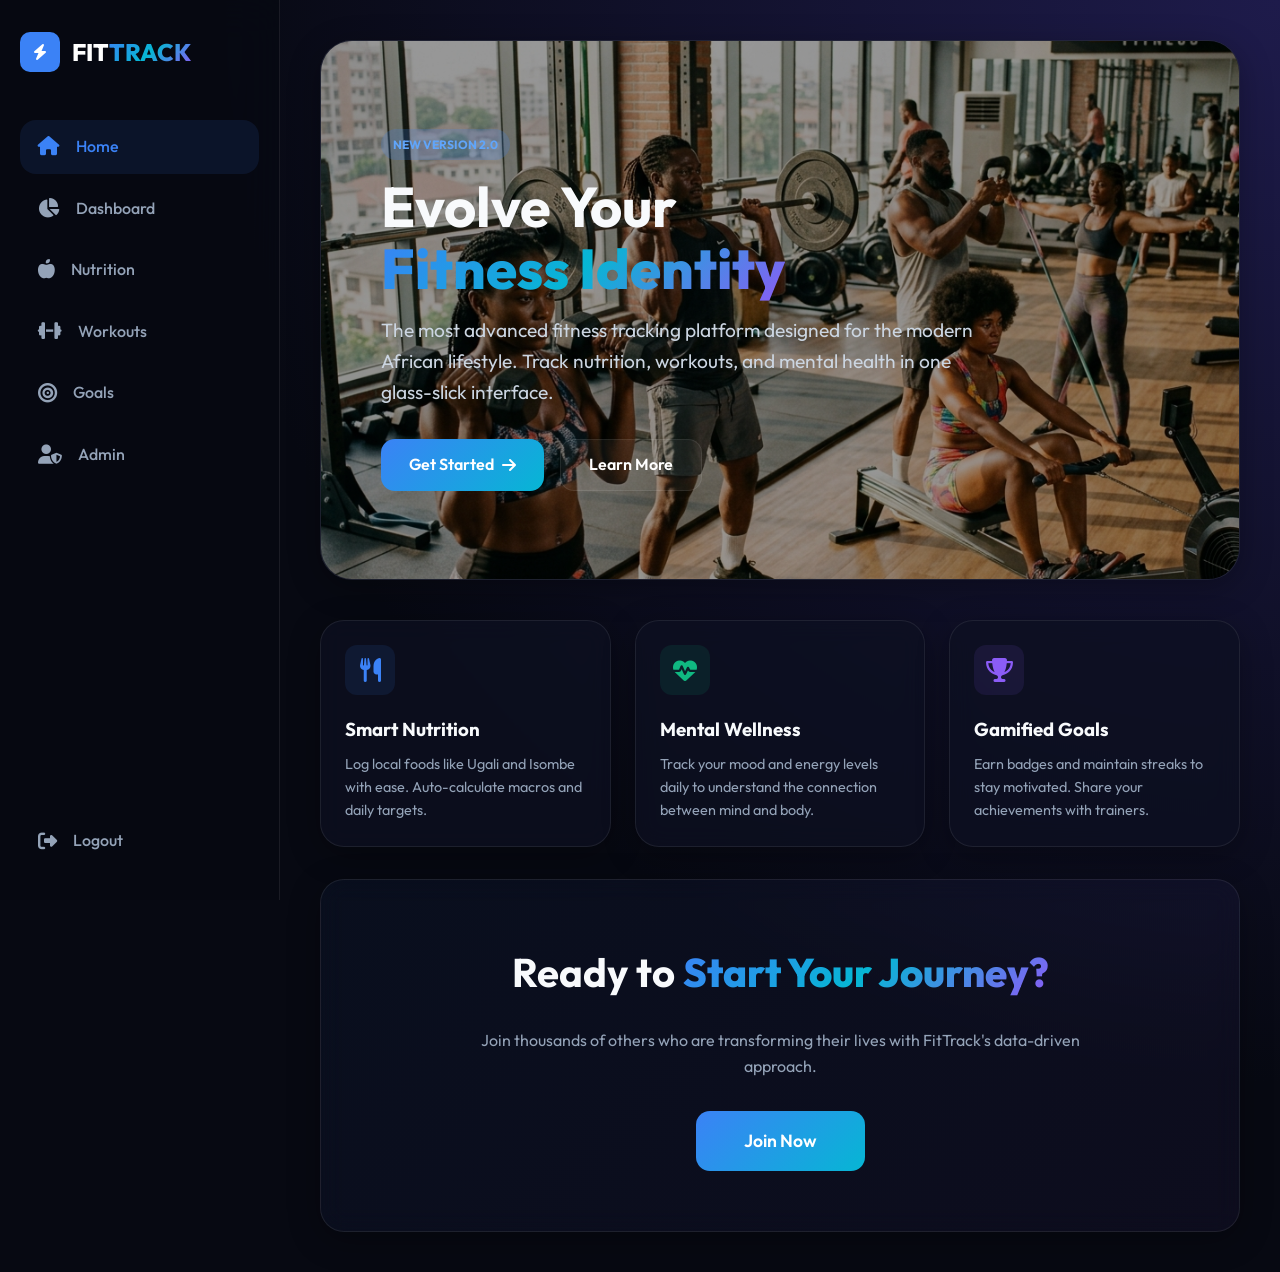
<file: frontend/index.html>
<!DOCTYPE html>
<html lang="en">
<head>
    <meta charset="UTF-8">
    <meta name="viewport" content="width=device-width, initial-scale=1.0">
    <title>FitTrack | Premium Fitness Evolution</title>
    <link rel="stylesheet" href="css/main.css">
    <link rel="stylesheet" href="https://cdnjs.cloudflare.com/ajax/libs/font-awesome/6.4.0/css/all.min.css">
</head>
<body>
    <div class="app-container">
        <!-- Sidebar -->
        <aside class="sidebar">
            <div class="logo">
                <a href="index.html" style="text-decoration: none; display: flex; align-items: center; gap: 12px;">
                    <div style="width: 40px; height: 40px; background: var(--accent-primary); border-radius: 10px; display: flex; align-items: center; justify-content: center; color: white;">
                        <i class="fas fa-bolt"></i>
                    </div>
                    <span style="font-size: 1.5rem; font-weight: 800; color: white;">FIT<span class="gradient-text">TRACK</span></span>
                </a>
            </div>

            <nav class="nav-links">
                <div class="nav-item"><a href="index.html" class="nav-link active"><i class="fas fa-house"></i> <span>Home</span></a></div>
                <div class="nav-item"><a href="dashboard.html" class="nav-link"><i class="fas fa-chart-pie"></i> <span>Dashboard</span></a></div>
                <div class="nav-item"><a href="nutrition.html" class="nav-link"><i class="fas fa-apple-whole"></i> <span>Nutrition</span></a></div>
                <div class="nav-item"><a href="workouts.html" class="nav-link"><i class="fas fa-dumbbell"></i> <span>Workouts</span></a></div>
                <div class="nav-item"><a href="goals.html" class="nav-link"><i class="fas fa-bullseye"></i> <span>Goals</span></a></div>
                <div class="nav-item"><a href="admin.html" class="nav-link"><i class="fas fa-user-shield"></i> <span>Admin</span></a></div>
            </nav>

            <div style="margin-top: auto;">
                <a href="#" class="nav-link"><i class="fas fa-right-from-bracket"></i> <span>Logout</span></a>
            </div>
        </aside>

        <!-- Main Content -->
        <main class="main-content">
            <!-- Hero Section -->
            <section class="hero-section glass-card">
                <img src="images/african_fitness_hero_1776553759606.png" alt="Fitness" class="hero-img">
                <div class="hero-content">
                    <span class="status-pill status-pill-primary" style="background: rgba(59, 130, 246, 0.2); color: #60a5fa; margin-bottom: 16px; display: inline-block;">NEW VERSION 2.0</span>
                    <h1>Evolve Your <br><span class="gradient-text">Fitness Identity</span></h1>
                    <p style="font-size: 1.2rem; color: #cbd5e1; margin-bottom: 32px;">The most advanced fitness tracking platform designed for the modern African lifestyle. Track nutrition, workouts, and mental health in one glass-slick interface.</p>
                    <div style="display: flex; gap: 16px;">
                        <a href="dashboard.html" class="btn-premium">Get Started <i class="fas fa-arrow-right"></i></a>
                        <a href="#" class="btn-premium" style="background: rgba(255,255,255,0.05); border: 1px solid var(--glass-border);">Learn More</a>
                    </div>
                </div>
            </section>

            <!-- Features Grid -->
            <div class="stats-grid">
                <div class="glass-card stat-item">
                    <div style="width: 50px; height: 50px; border-radius: 12px; background: rgba(59, 130, 246, 0.1); display: flex; align-items: center; justify-content: center; color: var(--accent-primary); font-size: 1.5rem; margin-bottom: 12px;">
                        <i class="fas fa-utensils"></i>
                    </div>
                    <h3>Smart Nutrition</h3>
                    <p style="color: var(--text-muted); font-size: 0.9rem;">Log local foods like Ugali and Isombe with ease. Auto-calculate macros and daily targets.</p>
                </div>
                <div class="glass-card stat-item">
                    <div style="width: 50px; height: 50px; border-radius: 12px; background: rgba(16, 185, 129, 0.1); display: flex; align-items: center; justify-content: center; color: var(--success); font-size: 1.5rem; margin-bottom: 12px;">
                        <i class="fas fa-heartbeat"></i>
                    </div>
                    <h3>Mental Wellness</h3>
                    <p style="color: var(--text-muted); font-size: 0.9rem;">Track your mood and energy levels daily to understand the connection between mind and body.</p>
                </div>
                <div class="glass-card stat-item">
                    <div style="width: 50px; height: 50px; border-radius: 12px; background: rgba(139, 92, 246, 0.1); display: flex; align-items: center; justify-content: center; color: var(--accent-vibrant); font-size: 1.5rem; margin-bottom: 12px;">
                        <i class="fas fa-trophy"></i>
                    </div>
                    <h3>Gamified Goals</h3>
                    <p style="color: var(--text-muted); font-size: 0.9rem;">Earn badges and maintain streaks to stay motivated. Share your achievements with trainers.</p>
                </div>
            </div>

            <!-- CTA Section -->
            <div class="glass-card" style="text-align: center; padding: 60px; background: linear-gradient(135deg, rgba(59, 130, 246, 0.05), rgba(139, 92, 246, 0.05));">
                <h2 style="font-size: 2.5rem; margin-bottom: 24px;">Ready to <span class="gradient-text">Start Your Journey?</span></h2>
                <p style="color: var(--text-muted); margin-bottom: 32px; max-width: 600px; margin-inline: auto;">Join thousands of others who are transforming their lives with FitTrack's data-driven approach.</p>
                <a href="dashboard.html" class="btn-premium" style="padding: 16px 48px; font-size: 1.1rem;">Join Now</a>
            </div>
        </main>
    </div>
</body>
</html>
</file>
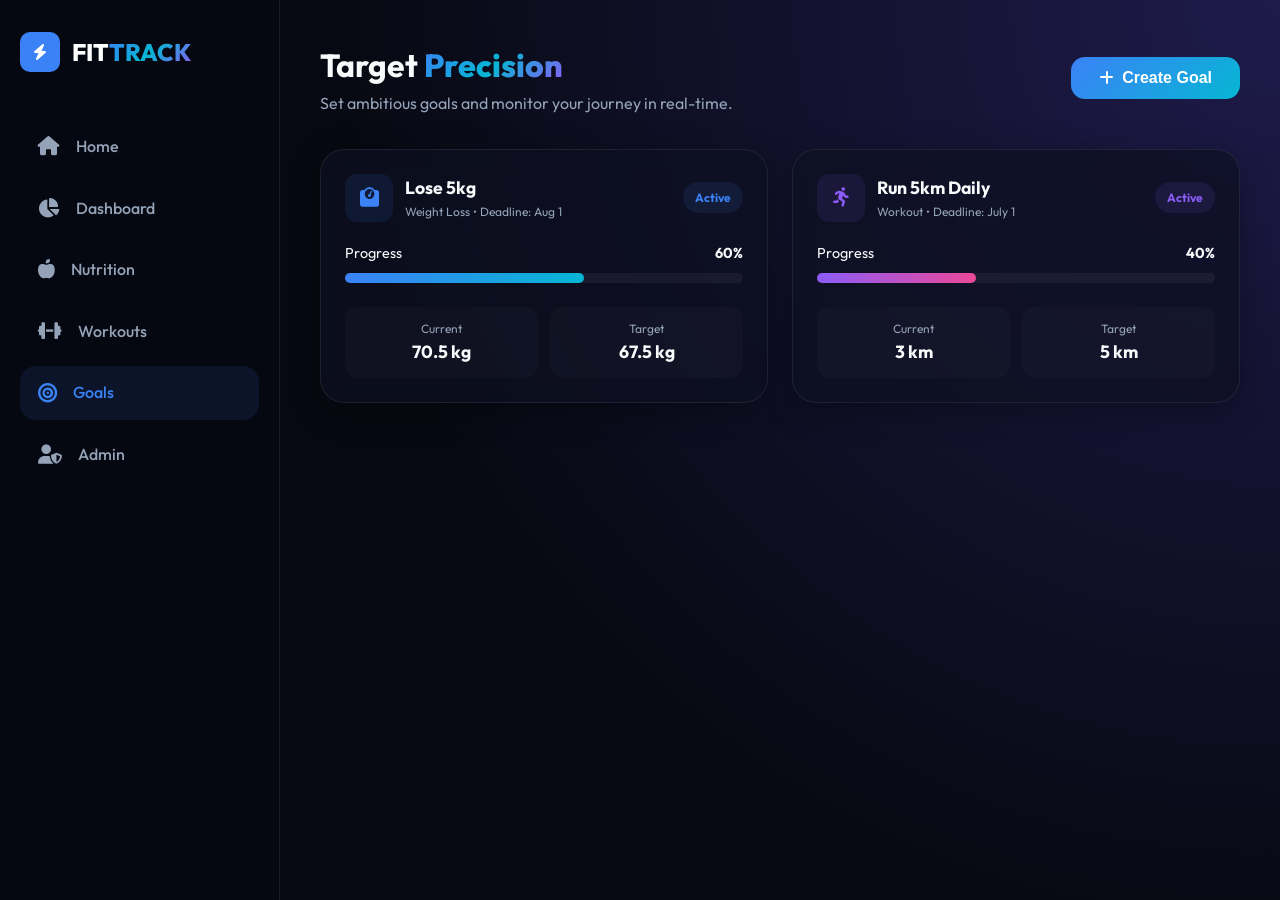
<file: frontend/goals.html>
<!DOCTYPE html>
<html lang="en">
<head>
    <meta charset="UTF-8">
    <meta name="viewport" content="width=device-width, initial-scale=1.0">
    <title>Goals | FitTrack Premium</title>
    <link rel="stylesheet" href="css/main.css">
    <link rel="stylesheet" href="https://cdnjs.cloudflare.com/ajax/libs/font-awesome/6.4.0/css/all.min.css">
</head>
<body>
    <div class="app-container">
        <!-- Sidebar -->
        <aside class="sidebar">
            <div class="logo">
                <a href="index.html" style="text-decoration: none; display: flex; align-items: center; gap: 12px;">
                    <div style="width: 40px; height: 40px; background: var(--accent-primary); border-radius: 10px; display: flex; align-items: center; justify-content: center; color: white;">
                        <i class="fas fa-bolt"></i>
                    </div>
                    <span style="font-size: 1.5rem; font-weight: 800; color: white;">FIT<span class="gradient-text">TRACK</span></span>
                </a>
            </div>

            <nav class="nav-links">
                <div class="nav-item"><a href="index.html" class="nav-link"><i class="fas fa-house"></i> <span>Home</span></a></div>
                <div class="nav-item"><a href="dashboard.html" class="nav-link"><i class="fas fa-chart-pie"></i> <span>Dashboard</span></a></div>
                <div class="nav-item"><a href="nutrition.html" class="nav-link"><i class="fas fa-apple-whole"></i> <span>Nutrition</span></a></div>
                <div class="nav-item"><a href="workouts.html" class="nav-link"><i class="fas fa-dumbbell"></i> <span>Workouts</span></a></div>
                <div class="nav-item"><a href="goals.html" class="nav-link active"><i class="fas fa-bullseye"></i> <span>Goals</span></a></div>
                <div class="nav-item"><a href="admin.html" class="nav-link"><i class="fas fa-user-shield"></i> <span>Admin</span></a></div>
            </nav>
        </aside>

        <!-- Main Content -->
        <main class="main-content">
            <header style="display: flex; justify-content: space-between; align-items: center; margin-bottom: 32px;">
                <div>
                    <h1 style="font-size: 2rem;">Target <span class="gradient-text">Precision</span></h1>
                    <p style="color: var(--text-muted);">Set ambitious goals and monitor your journey in real-time.</p>
                </div>
                <button class="btn-premium"><i class="fas fa-plus"></i> Create Goal</button>
            </header>

            <div style="display: grid; grid-template-columns: repeat(auto-fit, minmax(400px, 1fr)); gap: 24px;">
                <!-- Goal Card 1 -->
                <div class="glass-card">
                    <div style="display: flex; justify-content: space-between; align-items: center; margin-bottom: 20px;">
                        <div style="display: flex; align-items: center; gap: 12px;">
                            <div style="width: 48px; height: 48px; background: rgba(59, 130, 246, 0.1); border-radius: 12px; display: flex; align-items: center; justify-content: center; color: var(--accent-primary); font-size: 1.2rem;">
                                <i class="fas fa-weight-scale"></i>
                            </div>
                            <div>
                                <h3 style="font-size: 1.1rem;">Lose 5kg</h3>
                                <p style="font-size: 0.75rem; color: var(--text-muted);">Weight Loss • Deadline: Aug 1</p>
                            </div>
                        </div>
                        <span class="status-pill status-pill-primary" style="background: rgba(59, 130, 246, 0.1); color: var(--accent-primary);">Active</span>
                    </div>

                    <div style="margin-bottom: 24px;">
                        <div style="display: flex; justify-content: space-between; font-size: 0.9rem; margin-bottom: 8px;">
                            <span>Progress</span>
                            <span style="font-weight: 700;">60%</span>
                        </div>
                        <div class="progress-bar" style="height: 10px; background: rgba(255,255,255,0.05); border-radius: 5px;">
                            <div style="width: 60%; height: 100%; background: linear-gradient(90deg, var(--accent-primary), var(--accent-secondary)); border-radius: 5px;"></div>
                        </div>
                    </div>

                    <div style="display: grid; grid-template-columns: 1fr 1fr; gap: 12px; font-size: 0.9rem;">
                        <div style="background: rgba(255,255,255,0.02); padding: 12px; border-radius: 12px; text-align: center;">
                            <p style="color: var(--text-muted); font-size: 0.75rem;">Current</p>
                            <p style="font-weight: 700; font-size: 1.1rem;">70.5 kg</p>
                        </div>
                        <div style="background: rgba(255,255,255,0.02); padding: 12px; border-radius: 12px; text-align: center;">
                            <p style="color: var(--text-muted); font-size: 0.75rem;">Target</p>
                            <p style="font-weight: 700; font-size: 1.1rem;">67.5 kg</p>
                        </div>
                    </div>
                </div>

                <!-- Goal Card 2 -->
                <div class="glass-card">
                    <div style="display: flex; justify-content: space-between; align-items: center; margin-bottom: 20px;">
                        <div style="display: flex; align-items: center; gap: 12px;">
                            <div style="width: 48px; height: 48px; background: rgba(139, 92, 246, 0.1); border-radius: 12px; display: flex; align-items: center; justify-content: center; color: var(--accent-vibrant); font-size: 1.2rem;">
                                <i class="fas fa-person-running"></i>
                            </div>
                            <div>
                                <h3 style="font-size: 1.1rem;">Run 5km Daily</h3>
                                <p style="font-size: 0.75rem; color: var(--text-muted);">Workout • Deadline: July 1</p>
                            </div>
                        </div>
                        <span class="status-pill status-pill-primary" style="background: rgba(139, 92, 246, 0.1); color: var(--accent-vibrant);">Active</span>
                    </div>

                    <div style="margin-bottom: 24px;">
                        <div style="display: flex; justify-content: space-between; font-size: 0.9rem; margin-bottom: 8px;">
                            <span>Progress</span>
                            <span style="font-weight: 700;">40%</span>
                        </div>
                        <div class="progress-bar" style="height: 10px; background: rgba(255,255,255,0.05); border-radius: 5px;">
                            <div style="width: 40%; height: 100%; background: linear-gradient(90deg, var(--accent-vibrant), #ec4899); border-radius: 5px;"></div>
                        </div>
                    </div>

                    <div style="display: grid; grid-template-columns: 1fr 1fr; gap: 12px; font-size: 0.9rem;">
                        <div style="background: rgba(255,255,255,0.02); padding: 12px; border-radius: 12px; text-align: center;">
                            <p style="color: var(--text-muted); font-size: 0.75rem;">Current</p>
                            <p style="font-weight: 700; font-size: 1.1rem;">3 km</p>
                        </div>
                        <div style="background: rgba(255,255,255,0.02); padding: 12px; border-radius: 12px; text-align: center;">
                            <p style="color: var(--text-muted); font-size: 0.75rem;">Target</p>
                            <p style="font-weight: 700; font-size: 1.1rem;">5 km</p>
                        </div>
                    </div>
                </div>
            </div>
        </main>
    </div>
</body>
</html>
</file>
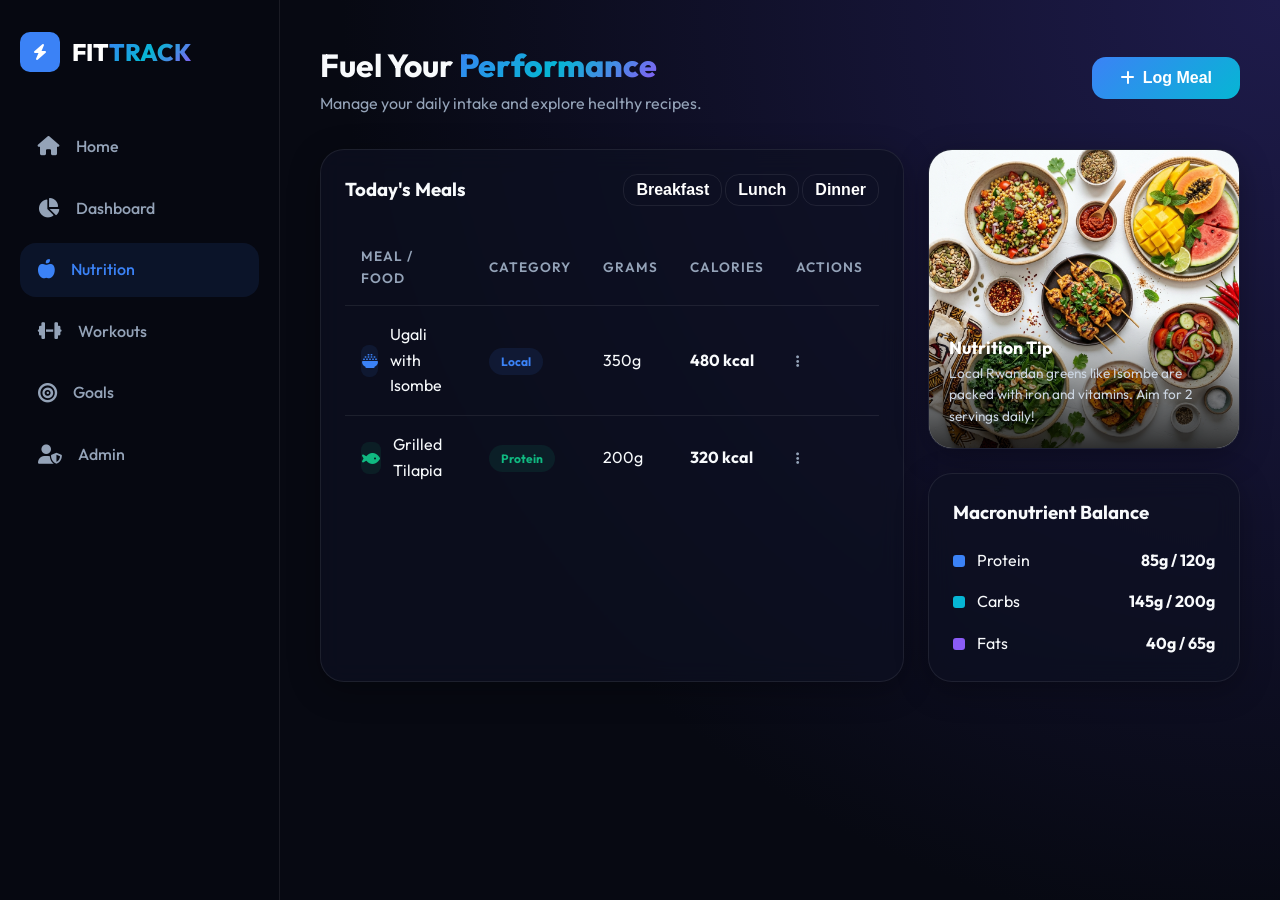
<file: frontend/nutrition.html>
<!DOCTYPE html>
<html lang="en">
<head>
    <meta charset="UTF-8">
    <meta name="viewport" content="width=device-width, initial-scale=1.0">
    <title>Nutrition | FitTrack Premium</title>
    <link rel="stylesheet" href="css/main.css">
    <link rel="stylesheet" href="https://cdnjs.cloudflare.com/ajax/libs/font-awesome/6.4.0/css/all.min.css">
</head>
<body>
    <div class="app-container">
        <!-- Sidebar -->
        <aside class="sidebar">
            <div class="logo">
                <a href="index.html" style="text-decoration: none; display: flex; align-items: center; gap: 12px;">
                    <div style="width: 40px; height: 40px; background: var(--accent-primary); border-radius: 10px; display: flex; align-items: center; justify-content: center; color: white;">
                        <i class="fas fa-bolt"></i>
                    </div>
                    <span style="font-size: 1.5rem; font-weight: 800; color: white;">FIT<span class="gradient-text">TRACK</span></span>
                </a>
            </div>

            <nav class="nav-links">
                <div class="nav-item"><a href="index.html" class="nav-link"><i class="fas fa-house"></i> <span>Home</span></a></div>
                <div class="nav-item"><a href="dashboard.html" class="nav-link"><i class="fas fa-chart-pie"></i> <span>Dashboard</span></a></div>
                <div class="nav-item"><a href="nutrition.html" class="nav-link active"><i class="fas fa-apple-whole"></i> <span>Nutrition</span></a></div>
                <div class="nav-item"><a href="workouts.html" class="nav-link"><i class="fas fa-dumbbell"></i> <span>Workouts</span></a></div>
                <div class="nav-item"><a href="goals.html" class="nav-link"><i class="fas fa-bullseye"></i> <span>Goals</span></a></div>
                <div class="nav-item"><a href="admin.html" class="nav-link"><i class="fas fa-user-shield"></i> <span>Admin</span></a></div>
            </nav>
        </aside>

        <!-- Main Content -->
        <main class="main-content">
            <header style="display: flex; justify-content: space-between; align-items: center; margin-bottom: 32px;">
                <div>
                    <h1 style="font-size: 2rem;">Fuel Your <span class="gradient-text">Performance</span></h1>
                    <p style="color: var(--text-muted);">Manage your daily intake and explore healthy recipes.</p>
                </div>
                <button class="btn-premium"><i class="fas fa-plus"></i> Log Meal</button>
            </header>

            <div style="display: grid; grid-template-columns: 1.5fr 1fr; gap: 24px;">
                <!-- Meal Log -->
                <div class="glass-card">
                    <div style="display: flex; justify-content: space-between; align-items: center; margin-bottom: 24px;">
                        <h3>Today's Meals</h3>
                        <div class="filter-bar">
                            <button class="btn-premium" style="padding: 6px 12px; background: transparent; border: 1px solid var(--glass-border);">Breakfast</button>
                            <button class="btn-premium" style="padding: 6px 12px; background: transparent; border: 1px solid var(--glass-border);">Lunch</button>
                            <button class="btn-premium" style="padding: 6px 12px; background: transparent; border: 1px solid var(--glass-border);">Dinner</button>
                        </div>
                    </div>

                    <table class="premium-table">
                        <thead>
                            <tr>
                                <th>Meal / Food</th>
                                <th>Category</th>
                                <th>Grams</th>
                                <th>Calories</th>
                                <th>Actions</th>
                            </tr>
                        </thead>
                        <tbody>
                            <tr class="row-hover">
                                <td>
                                    <div style="display: flex; align-items: center; gap: 12px;">
                                        <div style="width: 32px; height: 32px; background: rgba(59, 130, 246, 0.1); border-radius: 8px; display: flex; align-items: center; justify-content: center; color: var(--accent-primary);">
                                            <i class="fas fa-bowl-rice"></i>
                                        </div>
                                        <span>Ugali with Isombe</span>
                                    </div>
                                </td>
                                <td><span class="status-pill status-pill-primary" style="background: rgba(59, 130, 246, 0.1); color: var(--accent-primary);">Local</span></td>
                                <td>350g</td>
                                <td style="font-weight: 700;">480 kcal</td>
                                <td>
                                    <button style="background: transparent; border: none; color: var(--text-muted); cursor: pointer;"><i class="fas fa-ellipsis-vertical"></i></button>
                                </td>
                            </tr>
                            <tr class="row-hover">
                                <td>
                                    <div style="display: flex; align-items: center; gap: 12px;">
                                        <div style="width: 32px; height: 32px; background: rgba(16, 185, 129, 0.1); border-radius: 8px; display: flex; align-items: center; justify-content: center; color: var(--success);">
                                            <i class="fas fa-fish"></i>
                                        </div>
                                        <span>Grilled Tilapia</span>
                                    </div>
                                </td>
                                <td><span class="status-pill status-success">Protein</span></td>
                                <td>200g</td>
                                <td style="font-weight: 700;">320 kcal</td>
                                <td>
                                    <button style="background: transparent; border: none; color: var(--text-muted); cursor: pointer;"><i class="fas fa-ellipsis-vertical"></i></button>
                                </td>
                            </tr>
                        </tbody>
                    </table>
                </div>

                <!-- Nutrition Image / Tips -->
                <div style="display: flex; flex-direction: column; gap: 24px;">
                    <div class="glass-card" style="padding: 0; overflow: hidden; height: 300px; position: relative;">
                        <img src="images/healthy_african_food_1776553782018.png" style="width: 100%; height: 100%; object-fit: cover;" alt="Healthy Food">
                        <div style="position: absolute; bottom: 0; left: 0; right: 0; padding: 20px; background: linear-gradient(to top, rgba(0,0,0,0.8), transparent);">
                            <h4 style="color: white; font-size: 1.1rem;">Nutrition Tip</h4>
                            <p style="color: #cbd5e1; font-size: 0.85rem;">Local Rwandan greens like Isombe are packed with iron and vitamins. Aim for 2 servings daily!</p>
                        </div>
                    </div>

                    <div class="glass-card">
                        <h3>Macronutrient Balance</h3>
                        <div style="margin-top: 20px; display: flex; flex-direction: column; gap: 16px;">
                            <div style="display: flex; align-items: center; justify-content: space-between;">
                                <div style="display: flex; align-items: center; gap: 12px;">
                                    <div style="width: 12px; height: 12px; border-radius: 3px; background: var(--accent-primary);"></div>
                                    <span>Protein</span>
                                </div>
                                <span style="font-weight: 700;">85g / 120g</span>
                            </div>
                            <div style="display: flex; align-items: center; justify-content: space-between;">
                                <div style="display: flex; align-items: center; gap: 12px;">
                                    <div style="width: 12px; height: 12px; border-radius: 3px; background: var(--accent-secondary);"></div>
                                    <span>Carbs</span>
                                </div>
                                <span style="font-weight: 700;">145g / 200g</span>
                            </div>
                            <div style="display: flex; align-items: center; justify-content: space-between;">
                                <div style="display: flex; align-items: center; gap: 12px;">
                                    <div style="width: 12px; height: 12px; border-radius: 3px; background: var(--accent-vibrant);"></div>
                                    <span>Fats</span>
                                </div>
                                <span style="font-weight: 700;">40g / 65g</span>
                            </div>
                        </div>
                    </div>
                </div>
            </div>
        </main>
    </div>
</body>
</html>
</file>
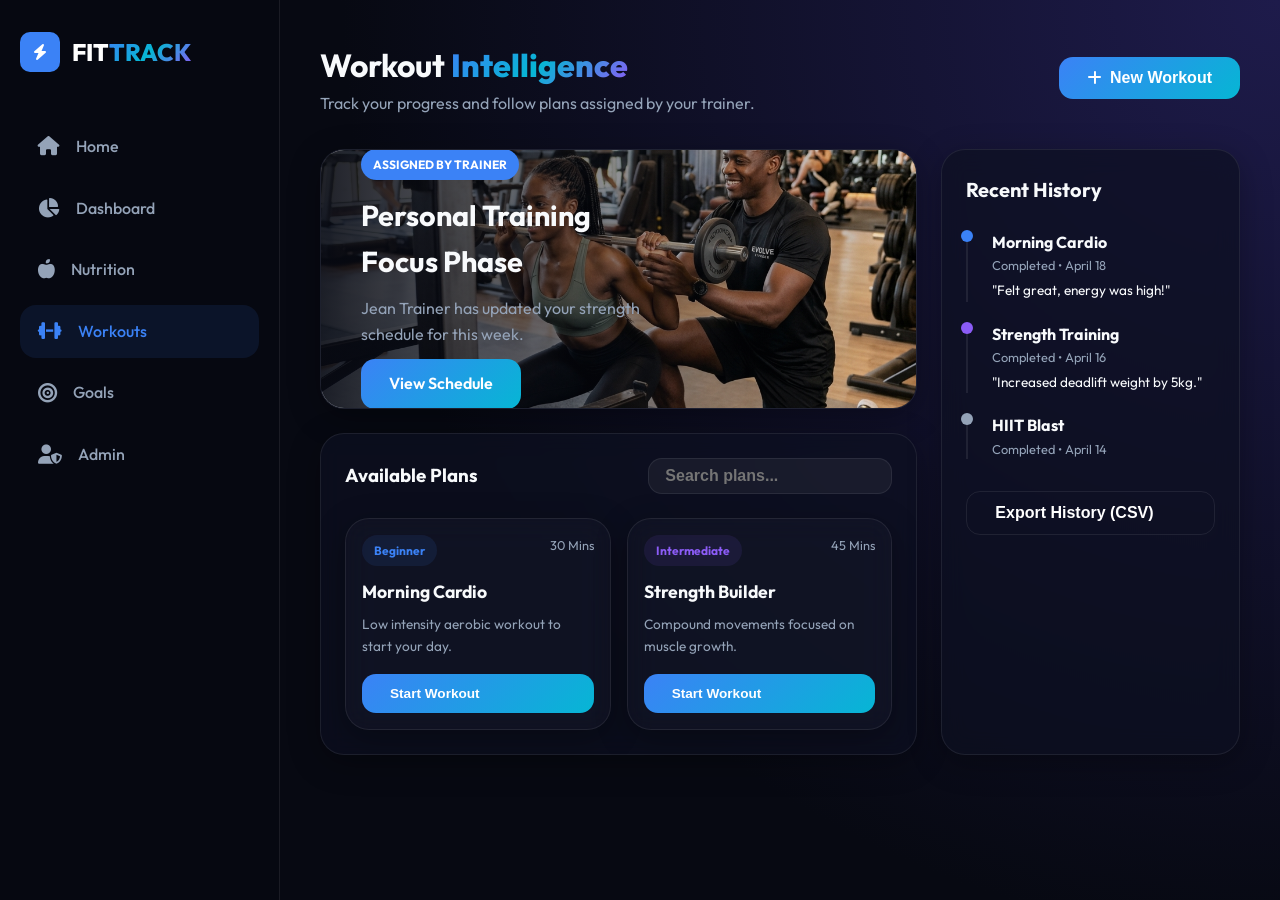
<file: frontend/workouts.html>
<!DOCTYPE html>
<html lang="en">
<head>
    <meta charset="UTF-8">
    <meta name="viewport" content="width=device-width, initial-scale=1.0">
    <title>Workouts | FitTrack Premium</title>
    <link rel="stylesheet" href="css/main.css">
    <link rel="stylesheet" href="https://cdnjs.cloudflare.com/ajax/libs/font-awesome/6.4.0/css/all.min.css">
</head>
<body>
    <div class="app-container">
        <!-- Sidebar -->
        <aside class="sidebar">
            <div class="logo">
                <a href="index.html" style="text-decoration: none; display: flex; align-items: center; gap: 12px;">
                    <div style="width: 40px; height: 40px; background: var(--accent-primary); border-radius: 10px; display: flex; align-items: center; justify-content: center; color: white;">
                        <i class="fas fa-bolt"></i>
                    </div>
                    <span style="font-size: 1.5rem; font-weight: 800; color: white;">FIT<span class="gradient-text">TRACK</span></span>
                </a>
            </div>

            <nav class="nav-links">
                <div class="nav-item"><a href="index.html" class="nav-link"><i class="fas fa-house"></i> <span>Home</span></a></div>
                <div class="nav-item"><a href="dashboard.html" class="nav-link"><i class="fas fa-chart-pie"></i> <span>Dashboard</span></a></div>
                <div class="nav-item"><a href="nutrition.html" class="nav-link"><i class="fas fa-apple-whole"></i> <span>Nutrition</span></a></div>
                <div class="nav-item"><a href="workouts.html" class="nav-link active"><i class="fas fa-dumbbell"></i> <span>Workouts</span></a></div>
                <div class="nav-item"><a href="goals.html" class="nav-link"><i class="fas fa-bullseye"></i> <span>Goals</span></a></div>
                <div class="nav-item"><a href="admin.html" class="nav-link"><i class="fas fa-user-shield"></i> <span>Admin</span></a></div>
            </nav>
        </aside>

        <!-- Main Content -->
        <main class="main-content">
            <header style="display: flex; justify-content: space-between; align-items: center; margin-bottom: 32px;">
                <div>
                    <h1 style="font-size: 2rem;">Workout <span class="gradient-text">Intelligence</span></h1>
                    <p style="color: var(--text-muted);">Track your progress and follow plans assigned by your trainer.</p>
                </div>
                <button class="btn-premium"><i class="fas fa-plus"></i> New Workout</button>
            </header>

            <div style="display: grid; grid-template-columns: 2fr 1fr; gap: 24px;">
                <!-- Workout Plans -->
                <div style="display: flex; flex-direction: column; gap: 24px;">
                    <div class="glass-card" style="padding: 0; overflow: hidden; height: 260px; position: relative;">
                        <img src="images/trainer_client_session_1776553896060.png" style="width: 100%; height: 100%; object-fit: cover;" alt="Trainer">
                        <div style="position: absolute; inset: 0; background: linear-gradient(90deg, rgba(7, 9, 18, 0.9), transparent); padding: 40px; display: flex; flex-direction: column; justify-content: center; gap: 12px;">
                            <span class="status-pill status-pill-primary" style="background: var(--accent-primary); color: white; align-self: flex-start;">ASSIGNED BY TRAINER</span>
                            <h2 style="font-size: 1.8rem;">Personal Training <br>Focus Phase</h2>
                            <p style="color: #94a3b8; max-width: 300px;">Jean Trainer has updated your strength schedule for this week.</p>
                            <a href="#" class="btn-premium" style="align-self: flex-start;">View Schedule</a>
                        </div>
                    </div>

                    <div class="glass-card">
                        <div style="display: flex; justify-content: space-between; align-items: center; margin-bottom: 24px;">
                            <h3>Available Plans</h3>
                            <div class="filter-bar">
                                <input type="text" placeholder="Search plans..." class="btn-premium" style="background: rgba(255,255,255,0.05); border: 1px solid var(--glass-border); padding: 8px 16px;">
                            </div>
                        </div>

                        <div style="display: grid; grid-template-columns: 1fr 1fr; gap: 16px;">
                            <div class="glass-card" style="padding: 16px; background: rgba(255,255,255,0.02);">
                                <div style="display: flex; justify-content: space-between; margin-bottom: 12px;">
                                    <span class="status-pill status-pill-primary" style="background: rgba(59, 130, 246, 0.1); color: var(--accent-primary);">Beginner</span>
                                    <span style="color: var(--text-muted); font-size: 0.8rem;">30 Mins</span>
                                </div>
                                <h4 style="font-size: 1.1rem; margin-bottom: 8px;">Morning Cardio</h4>
                                <p style="font-size: 0.85rem; color: var(--text-muted); margin-bottom: 16px;">Low intensity aerobic workout to start your day.</p>
                                <button class="btn-premium" style="width: 100%; font-size: 0.85rem;">Start Workout</button>
                            </div>
                            <div class="glass-card" style="padding: 16px; background: rgba(255,255,255,0.02);">
                                <div style="display: flex; justify-content: space-between; margin-bottom: 12px;">
                                    <span class="status-pill status-pill-primary" style="background: rgba(139, 92, 246, 0.1); color: var(--accent-vibrant);">Intermediate</span>
                                    <span style="color: var(--text-muted); font-size: 0.8rem;">45 Mins</span>
                                </div>
                                <h4 style="font-size: 1.1rem; margin-bottom: 8px;">Strength Builder</h4>
                                <p style="font-size: 0.85rem; color: var(--text-muted); margin-bottom: 16px;">Compound movements focused on muscle growth.</p>
                                <button class="btn-premium" style="width: 100%; font-size: 0.85rem;">Start Workout</button>
                            </div>
                        </div>
                    </div>
                </div>

                <!-- Sidebar Activity -->
                <div class="glass-card">
                    <h3 style="font-size: 1.25rem; margin-bottom: 24px;">Recent History</h3>
                    <div style="display: flex; flex-direction: column; gap: 20px;">
                        <div style="position: relative; padding-left: 24px; border-left: 2px solid var(--glass-border);">
                            <div style="position: absolute; left: -7px; top: 0; width: 12px; height: 12px; border-radius: 50%; background: var(--accent-primary);"></div>
                            <p style="font-weight: 700;">Morning Cardio</p>
                            <p style="font-size: 0.8rem; color: var(--text-muted);">Completed • April 18</p>
                            <p style="font-size: 0.85rem; margin-top: 4px;">"Felt great, energy was high!"</p>
                        </div>
                        <div style="position: relative; padding-left: 24px; border-left: 2px solid var(--glass-border);">
                            <div style="position: absolute; left: -7px; top: 0; width: 12px; height: 12px; border-radius: 50%; background: var(--accent-vibrant);"></div>
                            <p style="font-weight: 700;">Strength Training</p>
                            <p style="font-size: 0.8rem; color: var(--text-muted);">Completed • April 16</p>
                            <p style="font-size: 0.85rem; margin-top: 4px;">"Increased deadlift weight by 5kg."</p>
                        </div>
                        <div style="position: relative; padding-left: 24px; border-left: 2px solid var(--glass-border);">
                            <div style="position: absolute; left: -7px; top: 0; width: 12px; height: 12px; border-radius: 50%; background: var(--text-muted);"></div>
                            <p style="font-weight: 700;">HIIT Blast</p>
                            <p style="font-size: 0.8rem; color: var(--text-muted);">Completed • April 14</p>
                        </div>
                    </div>
                    <button class="btn-premium" style="width: 100%; margin-top: 32px; background: transparent; border: 1px solid var(--glass-border);">Export History (CSV)</button>
                </div>
            </div>
        </main>
    </div>
</body>
</html>
</file>
<file: frontend/css/main.css>
/* 
  FITTRACK PREMIUM DESIGN SYSTEM
  Vibe: Modern, Glassmorphism, Dark-centric, Vibrant Accents
*/

@import url('https://fonts.googleapis.com/css2?family=Outfit:wght@300;400;500;600;700;800&display=swap');

:root {
    --bg-dark: #070912;
    --bg-card: rgba(13, 17, 33, 0.7);
    --accent-primary: #3b82f6;
    --accent-secondary: #06b6d4;
    --accent-vibrant: #8b5cf6;
    --success: #10b981;
    --danger: #ef4444;
    --text-main: #f8fafc;
    --text-muted: #94a3b8;
    --glass-border: rgba(255, 255, 255, 0.08);
    --glass-shine: rgba(255, 255, 255, 0.03);
}

* {
    margin: 0;
    padding: 0;
    box-sizing: border-box;
}

body {
    font-family: 'Outfit', sans-serif;
    background: radial-gradient(circle at top right, #1e1b4b, #070912 60%);
    color: var(--text-main);
    min-height: 100vh;
    overflow-x: hidden;
    line-height: 1.6;
}

/* Scrollbar */
::-webkit-scrollbar {
    width: 6px;
}
::-webkit-scrollbar-track {
    background: var(--bg-dark);
}
::-webkit-scrollbar-thumb {
    background: var(--accent-primary);
    border-radius: 10px;
}

/* Animations */
@keyframes fadeInUp {
    from { opacity: 0; transform: translateY(20px); }
    to { opacity: 1; transform: translateY(0); }
}

@keyframes float {
    0% { transform: translateY(0px); }
    50% { transform: translateY(-10px); }
    100% { transform: translateY(0px); }
}

/* Reusable Components */
.glass-card {
    background: var(--bg-card);
    backdrop-filter: blur(12px);
    -webkit-backdrop-filter: blur(12px);
    border: 1px solid var(--glass-border);
    border-radius: 24px;
    padding: 24px;
    box-shadow: 0 8px 32px 0 rgba(0, 0, 0, 0.3);
    transition: all 0.3s ease;
}

.glass-card:hover {
    border-color: rgba(255, 255, 255, 0.2);
    box-shadow: 0 12px 48px 0 rgba(0, 0, 0, 0.4);
}

.btn-premium {
    background: linear-gradient(135deg, var(--accent-primary), var(--accent-secondary));
    color: white;
    padding: 12px 28px;
    border-radius: 14px;
    border: none;
    font-weight: 600;
    cursor: pointer;
    transition: all 0.3s cubic-bezier(0.4, 0, 0.2, 1);
    display: inline-flex;
    align-items: center;
    gap: 8px;
    text-decoration: none;
    font-size: 1rem;
}

.btn-premium:hover {
    transform: scale(1.05) translateY(-2px);
    box-shadow: 0 10px 20px -10px var(--accent-primary);
}

.gradient-text {
    background: linear-gradient(135deg, var(--accent-primary), var(--accent-secondary), var(--accent-vibrant));
    -webkit-background-clip: text;
    -webkit-text-fill-color: transparent;
    font-weight: 800;
}

/* Layout */
.app-container {
    display: flex;
    min-height: 100vh;
}

/* Sidebar */
.sidebar {
    width: 280px;
    background: rgba(7, 9, 18, 0.8);
    backdrop-filter: blur(20px);
    border-right: 1px solid var(--glass-border);
    padding: 32px 20px;
    display: flex;
    flex-direction: column;
    position: fixed;
    height: 100vh;
    z-index: 100;
}

.nav-links {
    margin-top: 48px;
    list-style: none;
}

.nav-item {
    margin-bottom: 8px;
}

.nav-link {
    display: flex;
    align-items: center;
    gap: 16px;
    padding: 14px 18px;
    color: var(--text-muted);
    text-decoration: none;
    border-radius: 16px;
    transition: all 0.2s ease;
    font-weight: 500;
}

.nav-link:hover, .nav-link.active {
    background: rgba(59, 130, 246, 0.1);
    color: var(--accent-primary);
}

.nav-link i {
    font-size: 1.2rem;
}

/* Main Content */
.main-content {
    flex: 1;
    margin-left: 280px;
    padding: 40px;
}

/* Dashboard Specifics */
.stats-grid {
    display: grid;
    grid-template-columns: repeat(auto-fit, minmax(240px, 1fr));
    gap: 24px;
    margin-bottom: 32px;
}

.stat-item {
    display: flex;
    flex-direction: column;
    gap: 8px;
}

.stat-value {
    font-size: 2rem;
    font-weight: 700;
}

.stat-label {
    color: var(--text-muted);
    font-size: 0.9rem;
    text-transform: uppercase;
    letter-spacing: 1px;
}

/* Charts */
.chart-container {
    margin-top: 24px;
    min-height: 300px;
}

/* Hero Section */
.hero-section {
    height: 60vh;
    border-radius: 32px;
    overflow: hidden;
    position: relative;
    margin-bottom: 40px;
    display: flex;
    align-items: center;
    padding: 60px;
}

.hero-img {
    position: absolute;
    inset: 0;
    width: 100%;
    height: 100%;
    object-fit: cover;
    z-index: -1;
    filter: brightness(0.6);
}

.hero-content {
    max-width: 600px;
    animation: fadeInUp 0.8s ease-out;
}

.hero-content h1 {
    font-size: 3.5rem;
    margin-bottom: 16px;
    line-height: 1.1;
}

/* Data Table Premium */
.premium-table {
    width: 100%;
    border-collapse: collapse;
}

.premium-table th {
    text-align: left;
    padding: 16px;
    color: var(--text-muted);
    font-weight: 600;
    font-size: 0.85rem;
    text-transform: uppercase;
    letter-spacing: 1px;
}

.premium-table td {
    padding: 16px;
    border-top: 1px solid var(--glass-border);
}

.row-hover:hover {
    background: rgba(255, 255, 255, 0.02);
}

/* Badges */
.status-pill {
    padding: 6px 12px;
    border-radius: 999px;
    font-size: 0.75rem;
    font-weight: 700;
}

.status-success { background: rgba(16, 185, 129, 0.1); color: var(--success); }
.status-danger { background: rgba(239, 68, 68, 0.1); color: var(--danger); }

/* Responsive */
@media (max-width: 1024px) {
    .sidebar { width: 80px; padding: 32px 10px; }
    .nav-link span, .logo span { display: none; }
    .main-content { margin-left: 80px; }
}

@media (max-width: 768px) {
    .main-content { padding: 20px; }
    .hero-section { padding: 30px; height: auto; min-height: 40vh; }
    .hero-content h1 { font-size: 2.2rem; }
}
</file>
